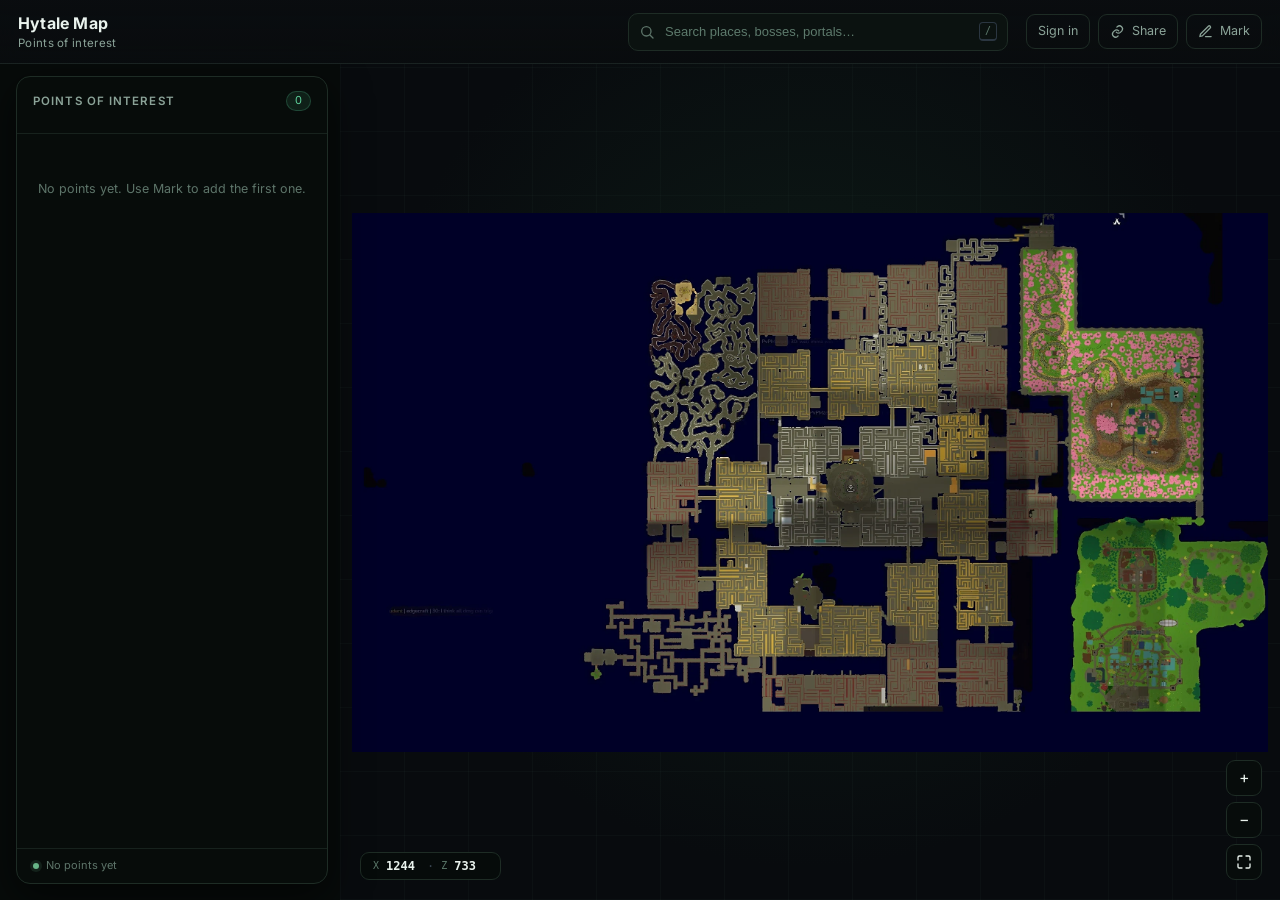
<file: map/index.html>
<!DOCTYPE html>
<html lang="en">
<head>
<meta charset="utf-8">
<meta name="viewport" content="width=device-width, initial-scale=1, maximum-scale=1, user-scalable=no">
<meta name="robots" content="noindex, nofollow, noarchive">
<title>Hytale Map — Waysider</title>
<link rel="preconnect" href="https://fonts.googleapis.com">
<link rel="preconnect" href="https://fonts.gstatic.com" crossorigin>
<link href="https://fonts.googleapis.com/css2?family=Inter:wght@300;400;500;600;700;800&display=swap" rel="stylesheet">
<link rel="stylesheet" href="assets/vendor/leaflet.css">
<link rel="stylesheet" href="assets/css/style.css">
</head>
<body>

<div id="app">
  <header class="topbar">
    <button class="hamburger" id="menu-toggle" aria-label="Open panel">
      <span></span><span></span><span></span>
    </button>

    <div class="brand">
      <span class="titles">
        <h1 id="server-name">Hytale Map</h1>
        <small id="server-sub">Points of interest</small>
      </span>
    </div>

    <div class="search">
      <svg viewBox="0 0 24 24" width="16" height="16" aria-hidden="true">
        <circle cx="11" cy="11" r="7" fill="none" stroke="currentColor" stroke-width="2"/>
        <path d="M16.5 16.5 21 21" stroke="currentColor" stroke-width="2" stroke-linecap="round"/>
      </svg>
      <input id="search" type="search" placeholder="Search places, bosses, portals…" autocomplete="off">
      <kbd>/</kbd>
    </div>

    <div class="top-actions">
      <button class="ghost" id="btn-login" hidden>Sign in</button>
      <span class="user-chip" id="user-chip" hidden>
        <span class="dot-online"></span>
        <span id="user-name"></span>
        <button class="icon" id="btn-signout" title="Sign out" aria-label="Sign out">⏻</button>
      </span>
      <button class="ghost" id="btn-share" title="Copy a link to this view">
        <svg viewBox="0 0 24 24" width="15" height="15"><path d="M10 13a5 5 0 0 0 7 0l2-2a5 5 0 0 0-7-7l-1 1" fill="none" stroke="currentColor" stroke-width="2" stroke-linecap="round"/><path d="M14 11a5 5 0 0 0-7 0l-2 2a5 5 0 0 0 7 7l1-1" fill="none" stroke="currentColor" stroke-width="2" stroke-linecap="round"/></svg>
        <span>Share</span>
      </button>
      <button class="ghost" id="btn-edit" title="Mark points of interest">
        <svg viewBox="0 0 24 24" width="15" height="15"><path d="M12 20h9" stroke="currentColor" stroke-width="2" stroke-linecap="round"/><path d="M16.5 3.5a2.1 2.1 0 0 1 3 3L7 19l-4 1 1-4z" fill="none" stroke="currentColor" stroke-width="2" stroke-linejoin="round"/></svg>
        <span>Mark</span>
      </button>
    </div>
  </header>

  <aside class="sidebar" id="sidebar">
    <div class="sidebar-head">
      <h2>Points of interest</h2>
      <span class="count" id="poi-count">0</span>
    </div>

    <div class="filters" id="filters"></div>

    <div class="list-wrap">
      <ul class="poi-list" id="poi-list"></ul>
      <p class="empty" id="empty-msg" hidden>Nothing matches your search.</p>
    </div>

    <footer class="sidebar-foot">
      <span class="dot"></span>
      <span id="foot-text">Interactive map</span>
    </footer>
  </aside>

  <main class="map-wrap">
    <div id="map"></div>

    <div class="coords" id="coords">
      <span class="coords-label">X</span><b id="cx">0</b>
      <span class="sep">·</span>
      <span class="coords-label">Z</span><b id="cz">0</b>
    </div>

    <div class="zoom-ctl">
      <button id="zin" title="Zoom in">+</button>
      <button id="zout" title="Zoom out">−</button>
      <button id="zhome" title="Show the whole map">
        <svg viewBox="0 0 24 24" width="16" height="16"><path d="M3 9V5a2 2 0 0 1 2-2h4M21 9V5a2 2 0 0 0-2-2h-4M3 15v4a2 2 0 0 0 2 2h4M21 15v4a2 2 0 0 1-2 2h-4" fill="none" stroke="currentColor" stroke-width="2" stroke-linecap="round"/></svg>
      </button>
    </div>

    <div class="editbar" id="editbar" hidden>
      <span>Mark mode: click the map to add a point.</span>
      <button id="edit-clear">Clear all</button>
      <button id="edit-reset">Discard draft</button>
      <button id="edit-export">Download pois.json</button>
      <button id="edit-exit">Exit</button>
    </div>
  </main>
</div>

<!-- POI modal -->
<div class="modal" id="modal" hidden>
  <div class="modal-card">
    <header>
      <h3 id="modal-title">New point of interest</h3>
      <button class="icon" id="modal-close" aria-label="Close">✕</button>
    </header>
    <div class="modal-body">
      <label>Name
        <input id="f-name" type="text" maxlength="60" placeholder="e.g. Emberfall Keep">
      </label>
      <label>Category
        <div class="cat-picker" id="f-cats"></div>
      </label>
      <label><span>Description <small>(optional)</small></span>
        <textarea id="f-desc" rows="3" maxlength="240" placeholder="What's here, why visit…"></textarea>
      </label>
      <div class="coord-row">
        <span>Coordinates</span>
        <code id="f-coords">X 0 · Z 0</code>
      </div>
    </div>
    <footer>
      <button class="danger" id="f-delete" hidden>Delete</button>
      <div class="spacer"></div>
      <button class="ghost" id="f-cancel">Cancel</button>
      <button class="primary" id="f-save">Save point</button>
    </footer>
  </div>
</div>

<div class="toast" id="toast"></div>

<!-- login modal -->
<div class="modal" id="login-modal" hidden>
  <div class="modal-card login-card">
    <header>
      <h3>Team sign in</h3>
      <button class="icon" id="login-close" aria-label="Close">✕</button>
    </header>
    <div class="modal-body">
      <label>Username
        <input id="login-user" type="text" autocomplete="username" placeholder="yourname">
      </label>
      <label>Password
        <input id="login-pass" type="password" autocomplete="current-password" placeholder="••••••••">
      </label>
      <p class="login-error" id="login-error" hidden></p>
    </div>
    <footer>
      <div class="spacer"></div>
      <button class="ghost" id="login-cancel">Cancel</button>
      <button class="primary" id="login-submit">Sign in</button>
    </footer>
  </div>
</div>

<script src="assets/vendor/leaflet.js"></script>
<script src="assets/js/config.js"></script>
<script src="assets/vendor/supabase.js"></script>
<script src="assets/js/cloud.js"></script>
<script src="assets/js/app.js"></script>
</body>
</html>
</file>
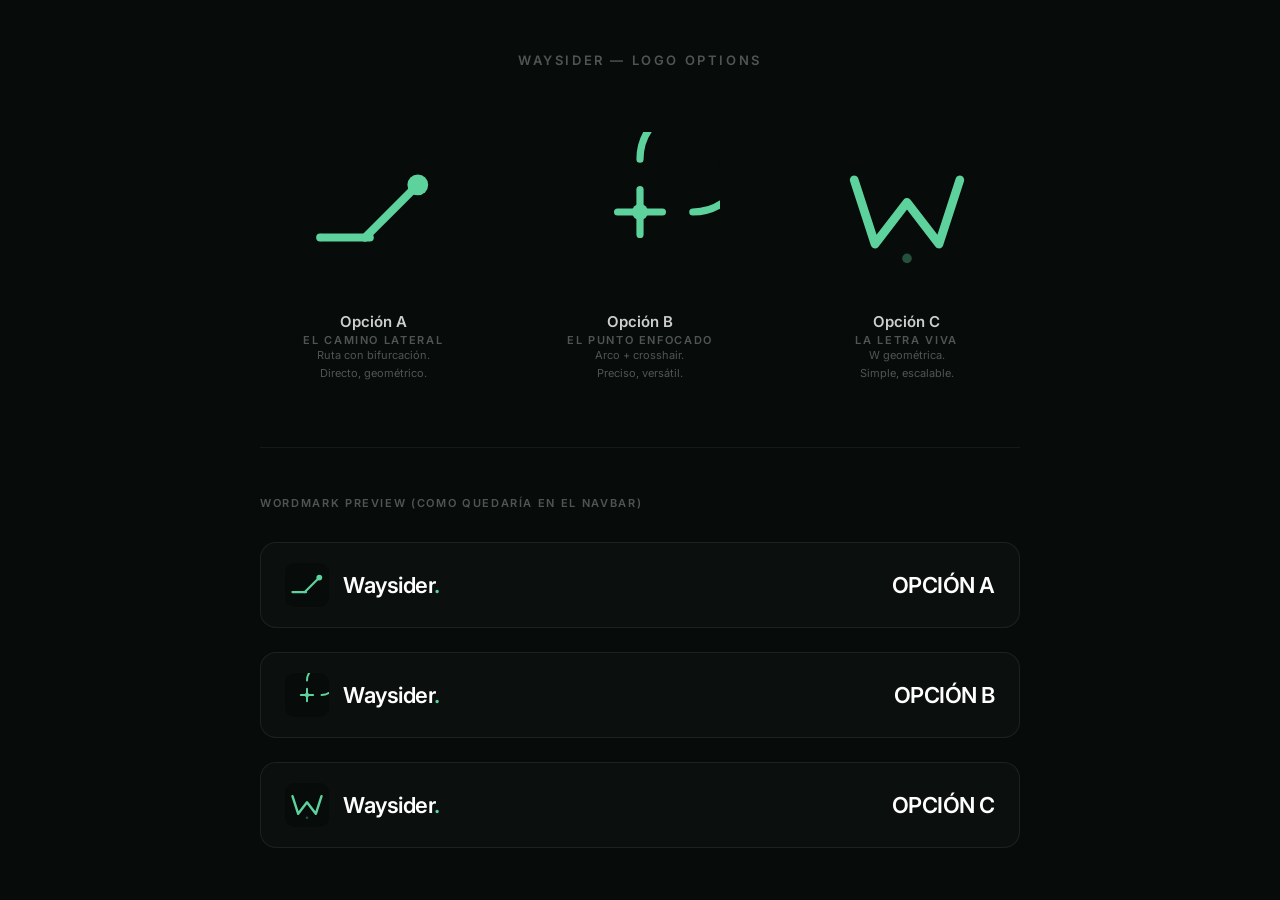
<file: brand/logo-preview.html>
<!DOCTYPE html>
<html lang="es">
<head>
  <meta charset="UTF-8" />
  <meta name="viewport" content="width=device-width, initial-scale=1.0" />
  <title>Waysider — Logo Options</title>
  <link href="https://fonts.googleapis.com/css2?family=Inter:wght@400;600;700&display=swap" rel="stylesheet" />
  <style>
    * { box-sizing: border-box; margin: 0; padding: 0; }
    body {
      background: #070b0a;
      font-family: "Inter", sans-serif;
      color: #fff;
      min-height: 100vh;
      display: flex;
      flex-direction: column;
      align-items: center;
      justify-content: center;
      padding: 48px 24px;
      gap: 64px;
    }

    h1 {
      font-size: 13px;
      font-weight: 600;
      letter-spacing: 0.2em;
      text-transform: uppercase;
      color: rgba(255,255,255,0.3);
    }

    .grid {
      display: grid;
      grid-template-columns: repeat(3, 1fr);
      gap: 40px;
      max-width: 760px;
      width: 100%;
    }

    .option {
      display: flex;
      flex-direction: column;
      align-items: center;
      gap: 20px;
    }

    .option img {
      width: 160px;
      height: 160px;
    }

    .label {
      font-size: 11px;
      font-weight: 600;
      letter-spacing: 0.15em;
      text-transform: uppercase;
      color: rgba(255,255,255,0.3);
    }

    .name {
      font-size: 15px;
      font-weight: 600;
      color: rgba(255,255,255,0.8);
      margin-bottom: 2px;
      text-align: center;
    }

    .desc {
      font-size: 11px;
      color: rgba(255,255,255,0.3);
      text-align: center;
      line-height: 1.6;
    }

    /* Wordmark preview row */
    .wordmarks {
      display: flex;
      flex-direction: column;
      gap: 24px;
      width: 100%;
      max-width: 760px;
      border-top: 1px solid rgba(255,255,255,0.06);
      padding-top: 48px;
    }

    .wordmark-row {
      display: flex;
      align-items: center;
      gap: 14px;
      padding: 20px 24px;
      border: 1px solid rgba(255,255,255,0.07);
      border-radius: 16px;
      background: rgba(255,255,255,0.02);
    }

    .wordmark-row img {
      width: 44px;
      height: 44px;
    }

    .wordmark-row span {
      font-size: 22px;
      font-weight: 600;
      color: #fff;
      letter-spacing: -0.02em;
    }

    .wordmark-row .dot { color: #5ed29c; }

    .wordmark-label {
      margin-left: auto;
      font-size: 10px;
      font-weight: 600;
      letter-spacing: 0.15em;
      text-transform: uppercase;
      color: rgba(255,255,255,0.2);
    }

    /* On white bg */
    .on-white {
      background: #f8f8f8;
    }
    .on-white img { filter: none; }

    @media (max-width: 600px) {
      .grid { grid-template-columns: 1fr; }
    }
  </style>
</head>
<body>

  <h1>Waysider — Logo Options</h1>

  <!-- Mark options -->
  <div class="grid">

    <div class="option">
      <img src="logo-a.svg" alt="Logo A" />
      <div>
        <p class="name">Opción A</p>
        <p class="label">El camino lateral</p>
        <p class="desc">Ruta con bifurcación.<br/>Directo, geométrico.</p>
      </div>
    </div>

    <div class="option">
      <img src="logo-b.svg" alt="Logo B" />
      <div>
        <p class="name">Opción B</p>
        <p class="label">El punto enfocado</p>
        <p class="desc">Arco + crosshair.<br/>Preciso, versátil.</p>
      </div>
    </div>

    <div class="option">
      <img src="logo-c.svg" alt="Logo C" />
      <div>
        <p class="name">Opción C</p>
        <p class="label">La letra viva</p>
        <p class="desc">W geométrica.<br/>Simple, escalable.</p>
      </div>
    </div>

  </div>

  <!-- Wordmark previews -->
  <div class="wordmarks">
    <p class="label" style="margin-bottom:8px;">Wordmark preview (como quedaría en el navbar)</p>

    <div class="wordmark-row">
      <img src="logo-a.svg" alt="A" />
      <span>Waysider<span class="dot">.</span></span>
      <span class="wordmark-label">Opción A</span>
    </div>

    <div class="wordmark-row">
      <img src="logo-b.svg" alt="B" />
      <span>Waysider<span class="dot">.</span></span>
      <span class="wordmark-label">Opción B</span>
    </div>

    <div class="wordmark-row">
      <img src="logo-c.svg" alt="C" />
      <span>Waysider<span class="dot">.</span></span>
      <span class="wordmark-label">Opción C</span>
    </div>

  </div>

</body>
</html>
</file>
<file: map/assets/vendor/leaflet.css>
/* required styles */

.leaflet-pane,
.leaflet-tile,
.leaflet-marker-icon,
.leaflet-marker-shadow,
.leaflet-tile-container,
.leaflet-pane > svg,
.leaflet-pane > canvas,
.leaflet-zoom-box,
.leaflet-image-layer,
.leaflet-layer {
	position: absolute;
	left: 0;
	top: 0;
	}
.leaflet-container {
	overflow: hidden;
	}
.leaflet-tile,
.leaflet-marker-icon,
.leaflet-marker-shadow {
	-webkit-user-select: none;
	   -moz-user-select: none;
	        user-select: none;
	  -webkit-user-drag: none;
	}
/* Prevents IE11 from highlighting tiles in blue */
.leaflet-tile::selection {
	background: transparent;
}
/* Safari renders non-retina tile on retina better with this, but Chrome is worse */
.leaflet-safari .leaflet-tile {
	image-rendering: -webkit-optimize-contrast;
	}
/* hack that prevents hw layers "stretching" when loading new tiles */
.leaflet-safari .leaflet-tile-container {
	width: 1600px;
	height: 1600px;
	-webkit-transform-origin: 0 0;
	}
.leaflet-marker-icon,
.leaflet-marker-shadow {
	display: block;
	}
/* .leaflet-container svg: reset svg max-width decleration shipped in Joomla! (joomla.org) 3.x */
/* .leaflet-container img: map is broken in FF if you have max-width: 100% on tiles */
.leaflet-container .leaflet-overlay-pane svg {
	max-width: none !important;
	max-height: none !important;
	}
.leaflet-container .leaflet-marker-pane img,
.leaflet-container .leaflet-shadow-pane img,
.leaflet-container .leaflet-tile-pane img,
.leaflet-container img.leaflet-image-layer,
.leaflet-container .leaflet-tile {
	max-width: none !important;
	max-height: none !important;
	width: auto;
	padding: 0;
	}

.leaflet-container img.leaflet-tile {
	/* See: https://bugs.chromium.org/p/chromium/issues/detail?id=600120 */
	mix-blend-mode: plus-lighter;
}

.leaflet-container.leaflet-touch-zoom {
	-ms-touch-action: pan-x pan-y;
	touch-action: pan-x pan-y;
	}
.leaflet-container.leaflet-touch-drag {
	-ms-touch-action: pinch-zoom;
	/* Fallback for FF which doesn't support pinch-zoom */
	touch-action: none;
	touch-action: pinch-zoom;
}
.leaflet-container.leaflet-touch-drag.leaflet-touch-zoom {
	-ms-touch-action: none;
	touch-action: none;
}
.leaflet-container {
	-webkit-tap-highlight-color: transparent;
}
.leaflet-container a {
	-webkit-tap-highlight-color: rgba(51, 181, 229, 0.4);
}
.leaflet-tile {
	filter: inherit;
	visibility: hidden;
	}
.leaflet-tile-loaded {
	visibility: inherit;
	}
.leaflet-zoom-box {
	width: 0;
	height: 0;
	-moz-box-sizing: border-box;
	     box-sizing: border-box;
	z-index: 800;
	}
/* workaround for https://bugzilla.mozilla.org/show_bug.cgi?id=888319 */
.leaflet-overlay-pane svg {
	-moz-user-select: none;
	}

.leaflet-pane         { z-index: 400; }

.leaflet-tile-pane    { z-index: 200; }
.leaflet-overlay-pane { z-index: 400; }
.leaflet-shadow-pane  { z-index: 500; }
.leaflet-marker-pane  { z-index: 600; }
.leaflet-tooltip-pane   { z-index: 650; }
.leaflet-popup-pane   { z-index: 700; }

.leaflet-map-pane canvas { z-index: 100; }
.leaflet-map-pane svg    { z-index: 200; }

.leaflet-vml-shape {
	width: 1px;
	height: 1px;
	}
.lvml {
	behavior: url(#default#VML);
	display: inline-block;
	position: absolute;
	}


/* control positioning */

.leaflet-control {
	position: relative;
	z-index: 800;
	pointer-events: visiblePainted; /* IE 9-10 doesn't have auto */
	pointer-events: auto;
	}
.leaflet-top,
.leaflet-bottom {
	position: absolute;
	z-index: 1000;
	pointer-events: none;
	}
.leaflet-top {
	top: 0;
	}
.leaflet-right {
	right: 0;
	}
.leaflet-bottom {
	bottom: 0;
	}
.leaflet-left {
	left: 0;
	}
.leaflet-control {
	float: left;
	clear: both;
	}
.leaflet-right .leaflet-control {
	float: right;
	}
.leaflet-top .leaflet-control {
	margin-top: 10px;
	}
.leaflet-bottom .leaflet-control {
	margin-bottom: 10px;
	}
.leaflet-left .leaflet-control {
	margin-left: 10px;
	}
.leaflet-right .leaflet-control {
	margin-right: 10px;
	}


/* zoom and fade animations */

.leaflet-fade-anim .leaflet-popup {
	opacity: 0;
	-webkit-transition: opacity 0.2s linear;
	   -moz-transition: opacity 0.2s linear;
	        transition: opacity 0.2s linear;
	}
.leaflet-fade-anim .leaflet-map-pane .leaflet-popup {
	opacity: 1;
	}
.leaflet-zoom-animated {
	-webkit-transform-origin: 0 0;
	    -ms-transform-origin: 0 0;
	        transform-origin: 0 0;
	}
svg.leaflet-zoom-animated {
	will-change: transform;
}

.leaflet-zoom-anim .leaflet-zoom-animated {
	-webkit-transition: -webkit-transform 0.25s cubic-bezier(0,0,0.25,1);
	   -moz-transition:    -moz-transform 0.25s cubic-bezier(0,0,0.25,1);
	        transition:         transform 0.25s cubic-bezier(0,0,0.25,1);
	}
.leaflet-zoom-anim .leaflet-tile,
.leaflet-pan-anim .leaflet-tile {
	-webkit-transition: none;
	   -moz-transition: none;
	        transition: none;
	}

.leaflet-zoom-anim .leaflet-zoom-hide {
	visibility: hidden;
	}


/* cursors */

.leaflet-interactive {
	cursor: pointer;
	}
.leaflet-grab {
	cursor: -webkit-grab;
	cursor:    -moz-grab;
	cursor:         grab;
	}
.leaflet-crosshair,
.leaflet-crosshair .leaflet-interactive {
	cursor: crosshair;
	}
.leaflet-popup-pane,
.leaflet-control {
	cursor: auto;
	}
.leaflet-dragging .leaflet-grab,
.leaflet-dragging .leaflet-grab .leaflet-interactive,
.leaflet-dragging .leaflet-marker-draggable {
	cursor: move;
	cursor: -webkit-grabbing;
	cursor:    -moz-grabbing;
	cursor:         grabbing;
	}

/* marker & overlays interactivity */
.leaflet-marker-icon,
.leaflet-marker-shadow,
.leaflet-image-layer,
.leaflet-pane > svg path,
.leaflet-tile-container {
	pointer-events: none;
	}

.leaflet-marker-icon.leaflet-interactive,
.leaflet-image-layer.leaflet-interactive,
.leaflet-pane > svg path.leaflet-interactive,
svg.leaflet-image-layer.leaflet-interactive path {
	pointer-events: visiblePainted; /* IE 9-10 doesn't have auto */
	pointer-events: auto;
	}

/* visual tweaks */

.leaflet-container {
	background: #ddd;
	outline-offset: 1px;
	}
.leaflet-container a {
	color: #0078A8;
	}
.leaflet-zoom-box {
	border: 2px dotted #38f;
	background: rgba(255,255,255,0.5);
	}


/* general typography */
.leaflet-container {
	font-family: "Helvetica Neue", Arial, Helvetica, sans-serif;
	font-size: 12px;
	font-size: 0.75rem;
	line-height: 1.5;
	}


/* general toolbar styles */

.leaflet-bar {
	box-shadow: 0 1px 5px rgba(0,0,0,0.65);
	border-radius: 4px;
	}
.leaflet-bar a {
	background-color: #fff;
	border-bottom: 1px solid #ccc;
	width: 26px;
	height: 26px;
	line-height: 26px;
	display: block;
	text-align: center;
	text-decoration: none;
	color: black;
	}
.leaflet-bar a,
.leaflet-control-layers-toggle {
	background-position: 50% 50%;
	background-repeat: no-repeat;
	display: block;
	}
.leaflet-bar a:hover,
.leaflet-bar a:focus {
	background-color: #f4f4f4;
	}
.leaflet-bar a:first-child {
	border-top-left-radius: 4px;
	border-top-right-radius: 4px;
	}
.leaflet-bar a:last-child {
	border-bottom-left-radius: 4px;
	border-bottom-right-radius: 4px;
	border-bottom: none;
	}
.leaflet-bar a.leaflet-disabled {
	cursor: default;
	background-color: #f4f4f4;
	color: #bbb;
	}

.leaflet-touch .leaflet-bar a {
	width: 30px;
	height: 30px;
	line-height: 30px;
	}
.leaflet-touch .leaflet-bar a:first-child {
	border-top-left-radius: 2px;
	border-top-right-radius: 2px;
	}
.leaflet-touch .leaflet-bar a:last-child {
	border-bottom-left-radius: 2px;
	border-bottom-right-radius: 2px;
	}

/* zoom control */

.leaflet-control-zoom-in,
.leaflet-control-zoom-out {
	font: bold 18px 'Lucida Console', Monaco, monospace;
	text-indent: 1px;
	}

.leaflet-touch .leaflet-control-zoom-in, .leaflet-touch .leaflet-control-zoom-out  {
	font-size: 22px;
	}


/* layers control */

.leaflet-control-layers {
	box-shadow: 0 1px 5px rgba(0,0,0,0.4);
	background: #fff;
	border-radius: 5px;
	}
.leaflet-control-layers-toggle {
	background-image: url(images/layers.png);
	width: 36px;
	height: 36px;
	}
.leaflet-retina .leaflet-control-layers-toggle {
	background-image: url(images/layers-2x.png);
	background-size: 26px 26px;
	}
.leaflet-touch .leaflet-control-layers-toggle {
	width: 44px;
	height: 44px;
	}
.leaflet-control-layers .leaflet-control-layers-list,
.leaflet-control-layers-expanded .leaflet-control-layers-toggle {
	display: none;
	}
.leaflet-control-layers-expanded .leaflet-control-layers-list {
	display: block;
	position: relative;
	}
.leaflet-control-layers-expanded {
	padding: 6px 10px 6px 6px;
	color: #333;
	background: #fff;
	}
.leaflet-control-layers-scrollbar {
	overflow-y: scroll;
	overflow-x: hidden;
	padding-right: 5px;
	}
.leaflet-control-layers-selector {
	margin-top: 2px;
	position: relative;
	top: 1px;
	}
.leaflet-control-layers label {
	display: block;
	font-size: 13px;
	font-size: 1.08333em;
	}
.leaflet-control-layers-separator {
	height: 0;
	border-top: 1px solid #ddd;
	margin: 5px -10px 5px -6px;
	}

/* Default icon URLs */
.leaflet-default-icon-path { /* used only in path-guessing heuristic, see L.Icon.Default */
	background-image: url(images/marker-icon.png);
	}


/* attribution and scale controls */

.leaflet-container .leaflet-control-attribution {
	background: #fff;
	background: rgba(255, 255, 255, 0.8);
	margin: 0;
	}
.leaflet-control-attribution,
.leaflet-control-scale-line {
	padding: 0 5px;
	color: #333;
	line-height: 1.4;
	}
.leaflet-control-attribution a {
	text-decoration: none;
	}
.leaflet-control-attribution a:hover,
.leaflet-control-attribution a:focus {
	text-decoration: underline;
	}
.leaflet-attribution-flag {
	display: inline !important;
	vertical-align: baseline !important;
	width: 1em;
	height: 0.6669em;
	}
.leaflet-left .leaflet-control-scale {
	margin-left: 5px;
	}
.leaflet-bottom .leaflet-control-scale {
	margin-bottom: 5px;
	}
.leaflet-control-scale-line {
	border: 2px solid #777;
	border-top: none;
	line-height: 1.1;
	padding: 2px 5px 1px;
	white-space: nowrap;
	-moz-box-sizing: border-box;
	     box-sizing: border-box;
	background: rgba(255, 255, 255, 0.8);
	text-shadow: 1px 1px #fff;
	}
.leaflet-control-scale-line:not(:first-child) {
	border-top: 2px solid #777;
	border-bottom: none;
	margin-top: -2px;
	}
.leaflet-control-scale-line:not(:first-child):not(:last-child) {
	border-bottom: 2px solid #777;
	}

.leaflet-touch .leaflet-control-attribution,
.leaflet-touch .leaflet-control-layers,
.leaflet-touch .leaflet-bar {
	box-shadow: none;
	}
.leaflet-touch .leaflet-control-layers,
.leaflet-touch .leaflet-bar {
	border: 2px solid rgba(0,0,0,0.2);
	background-clip: padding-box;
	}


/* popup */

.leaflet-popup {
	position: absolute;
	text-align: center;
	margin-bottom: 20px;
	}
.leaflet-popup-content-wrapper {
	padding: 1px;
	text-align: left;
	border-radius: 12px;
	}
.leaflet-popup-content {
	margin: 13px 24px 13px 20px;
	line-height: 1.3;
	font-size: 13px;
	font-size: 1.08333em;
	min-height: 1px;
	}
.leaflet-popup-content p {
	margin: 17px 0;
	margin: 1.3em 0;
	}
.leaflet-popup-tip-container {
	width: 40px;
	height: 20px;
	position: absolute;
	left: 50%;
	margin-top: -1px;
	margin-left: -20px;
	overflow: hidden;
	pointer-events: none;
	}
.leaflet-popup-tip {
	width: 17px;
	height: 17px;
	padding: 1px;

	margin: -10px auto 0;
	pointer-events: auto;

	-webkit-transform: rotate(45deg);
	   -moz-transform: rotate(45deg);
	    -ms-transform: rotate(45deg);
	        transform: rotate(45deg);
	}
.leaflet-popup-content-wrapper,
.leaflet-popup-tip {
	background: white;
	color: #333;
	box-shadow: 0 3px 14px rgba(0,0,0,0.4);
	}
.leaflet-container a.leaflet-popup-close-button {
	position: absolute;
	top: 0;
	right: 0;
	border: none;
	text-align: center;
	width: 24px;
	height: 24px;
	font: 16px/24px Tahoma, Verdana, sans-serif;
	color: #757575;
	text-decoration: none;
	background: transparent;
	}
.leaflet-container a.leaflet-popup-close-button:hover,
.leaflet-container a.leaflet-popup-close-button:focus {
	color: #585858;
	}
.leaflet-popup-scrolled {
	overflow: auto;
	}

.leaflet-oldie .leaflet-popup-content-wrapper {
	-ms-zoom: 1;
	}
.leaflet-oldie .leaflet-popup-tip {
	width: 24px;
	margin: 0 auto;

	-ms-filter: "progid:DXImageTransform.Microsoft.Matrix(M11=0.70710678, M12=0.70710678, M21=-0.70710678, M22=0.70710678)";
	filter: progid:DXImageTransform.Microsoft.Matrix(M11=0.70710678, M12=0.70710678, M21=-0.70710678, M22=0.70710678);
	}

.leaflet-oldie .leaflet-control-zoom,
.leaflet-oldie .leaflet-control-layers,
.leaflet-oldie .leaflet-popup-content-wrapper,
.leaflet-oldie .leaflet-popup-tip {
	border: 1px solid #999;
	}


/* div icon */

.leaflet-div-icon {
	background: #fff;
	border: 1px solid #666;
	}


/* Tooltip */
/* Base styles for the element that has a tooltip */
.leaflet-tooltip {
	position: absolute;
	padding: 6px;
	background-color: #fff;
	border: 1px solid #fff;
	border-radius: 3px;
	color: #222;
	white-space: nowrap;
	-webkit-user-select: none;
	-moz-user-select: none;
	-ms-user-select: none;
	user-select: none;
	pointer-events: none;
	box-shadow: 0 1px 3px rgba(0,0,0,0.4);
	}
.leaflet-tooltip.leaflet-interactive {
	cursor: pointer;
	pointer-events: auto;
	}
.leaflet-tooltip-top:before,
.leaflet-tooltip-bottom:before,
.leaflet-tooltip-left:before,
.leaflet-tooltip-right:before {
	position: absolute;
	pointer-events: none;
	border: 6px solid transparent;
	background: transparent;
	content: "";
	}

/* Directions */

.leaflet-tooltip-bottom {
	margin-top: 6px;
}
.leaflet-tooltip-top {
	margin-top: -6px;
}
.leaflet-tooltip-bottom:before,
.leaflet-tooltip-top:before {
	left: 50%;
	margin-left: -6px;
	}
.leaflet-tooltip-top:before {
	bottom: 0;
	margin-bottom: -12px;
	border-top-color: #fff;
	}
.leaflet-tooltip-bottom:before {
	top: 0;
	margin-top: -12px;
	margin-left: -6px;
	border-bottom-color: #fff;
	}
.leaflet-tooltip-left {
	margin-left: -6px;
}
.leaflet-tooltip-right {
	margin-left: 6px;
}
.leaflet-tooltip-left:before,
.leaflet-tooltip-right:before {
	top: 50%;
	margin-top: -6px;
	}
.leaflet-tooltip-left:before {
	right: 0;
	margin-right: -12px;
	border-left-color: #fff;
	}
.leaflet-tooltip-right:before {
	left: 0;
	margin-left: -12px;
	border-right-color: #fff;
	}

/* Printing */

@media print {
	/* Prevent printers from removing background-images of controls. */
	.leaflet-control {
		-webkit-print-color-adjust: exact;
		print-color-adjust: exact;
		}
	}
</file>
<file: map/assets/css/style.css>
/* ============================================================
   Mapa interactivo del servidor — estilos
   ============================================================ */
:root {
  --bg: #070b0a;
  --panel: rgba(8, 14, 11, .92);
  --panel-solid: #0a110d;
  --line: #1e2c25;
  --line-soft: rgba(120, 170, 145, .14);
  --text: #e9f2ed;
  --muted: #8ba398;
  --dim: #5d7469;
  --amber: #5ed29c;
  --amber-2: #3fae7c;

  --cat-boss: #e06f5e;
  --cat-miniboss: #b07bd8;
  --cat-portal: #6f8fe0;
  --cat-chests: #e0b160;
  --cat-poi: #5ed29c;

  --shadow: 0 12px 40px rgba(0, 0, 0, .6);
}

* { box-sizing: border-box; }

html, body {
  margin: 0; padding: 0;
  height: 100%;
  background: var(--bg);
  color: var(--text);
  font: 14px/1.45 "Inter", "Segoe UI", system-ui, -apple-system, sans-serif;
  overflow: hidden;
  -webkit-font-smoothing: antialiased;
}

button { font: inherit; color: inherit; cursor: pointer; }
button:focus-visible, input:focus-visible { outline: 2px solid var(--amber); outline-offset: 2px; }

/* ------------------------------------------------------------- estructura */
#app { position: relative; height: 100%; }

.topbar {
  position: absolute; inset: 0 0 auto 0; height: 64px; z-index: 900;
  display: flex; align-items: center; gap: 18px;
  padding: 0 18px;
  background: linear-gradient(180deg, rgba(10, 13, 16, .96), rgba(10, 13, 16, .74));
  border-bottom: 1px solid var(--line-soft);
  backdrop-filter: blur(10px);
}

.hamburger {
  display: none;
  width: 38px; height: 38px; border-radius: 9px;
  background: #0e1612; border: 1px solid var(--line);
  flex-direction: column; justify-content: center; align-items: center; gap: 4px;
}
.hamburger span { display: block; width: 16px; height: 1.6px; background: var(--text); }

.brand {
  display: flex; align-items: center; gap: 11px; min-width: 0;
  text-decoration: none; color: inherit;
}
.logo-mark { width: 30px; height: 30px; flex: none; color: var(--amber); }
.titles { min-width: 0; display: flex; flex-direction: column; }
.titles h1 {
  margin: 0; font-size: 16px; font-weight: 700; letter-spacing: .2px;
  white-space: nowrap; overflow: hidden; text-overflow: ellipsis;
}
.titles small { color: var(--muted); font-size: 11.5px; letter-spacing: .3px; }

.search {
  margin-left: auto; position: relative; width: min(380px, 34vw);
  display: flex; align-items: center; gap: 8px;
  background: #0b1210; border: 1px solid var(--line);
  border-radius: 10px; padding: 0 10px; height: 38px;
  color: var(--dim);
  transition: .15s;
}
.search:focus-within { border-color: #3b5c49; color: var(--muted); }
.search input {
  flex: 1; background: transparent; border: 0; color: var(--text);
  font-size: 13px; height: 100%;
}
.search input:focus { outline: none; }
.search input::placeholder { color: #5d7a6c; }
.search kbd {
  font: 10px/1 ui-monospace, monospace; color: #5d7a6c;
  border: 1px solid #2b3641; border-bottom-width: 2px; border-radius: 4px;
  padding: 3px 5px;
}

.top-actions { display: flex; gap: 8px; }
.top-actions .ghost {
  display: inline-flex; align-items: center; gap: 7px;
  background: transparent; border: 1px solid var(--line);
  color: var(--muted); padding: 7px 11px; border-radius: 9px; font-size: 12.5px;
  transition: .15s;
}
.top-actions .ghost:hover { color: var(--text); border-color: #365142; background: #0e1612; }

/* ---------------------------------------------------------------- sidebar */
.sidebar {
  position: absolute; z-index: 850;
  top: 76px; left: 16px; bottom: 16px; width: 312px;
  display: flex; flex-direction: column;
  background: var(--panel);
  border: 1px solid var(--line);
  border-radius: 14px;
  box-shadow: var(--shadow);
  backdrop-filter: blur(14px);
  overflow: hidden;
  transition: transform .22s ease;
}

.sidebar-head {
  display: flex; align-items: center; justify-content: space-between;
  padding: 14px 16px 8px;
}
.sidebar-head h2 {
  margin: 0; font-size: 11.5px; letter-spacing: 1.1px;
  text-transform: uppercase; color: var(--muted); font-weight: 600;
}
.count {
  font-size: 11px; color: var(--amber);
  background: rgba(94, 210, 156, .1);
  border: 1px solid rgba(94, 210, 156, .22);
  padding: 1px 8px; border-radius: 999px;
}

.filters {
  display: flex; flex-wrap: wrap; gap: 5px;
  padding: 4px 14px 10px;
  border-bottom: 1px solid var(--line-soft);
}
.chip {
  display: inline-flex; align-items: center; gap: 6px;
  border: 1px solid var(--line);
  background: #0b1210;
  color: var(--muted);
  font-size: 11.5px;
  padding: 4px 9px 4px 7px;
  border-radius: 999px;
  transition: .12s;
  user-select: none;
}
.chip .swatch {
  width: 8px; height: 8px; border-radius: 2px; background: currentColor;
  opacity: .9;
}
.chip:hover { border-color: #3d4c5a; color: var(--text); }
.chip.off { opacity: .38; }
.chip.off .swatch { background: #4b5864; }
.chip.on { color: var(--text); background: #101b15; border-color: #3c4c5b; }

.list-wrap { flex: 1; overflow-y: auto; padding: 8px 8px 12px; scrollbar-width: thin; }
.list-wrap::-webkit-scrollbar { width: 8px; }
.list-wrap::-webkit-scrollbar-thumb { background: #1c2a23; border-radius: 8px; }

.poi-list { list-style: none; margin: 0; padding: 0; }

.poi-item {
  display: grid;
  grid-template-columns: 26px 1fr auto;
  align-items: center;
  gap: 9px;
  padding: 8px 9px;
  border-radius: 9px;
  cursor: pointer;
  border: 1px solid transparent;
  transition: .12s;
}
.poi-item:hover, .poi-item.active {
  background: #101b15;
  border-color: #2c3a47;
}
.poi-item .glyph {
  width: 24px; height: 24px; border-radius: 7px;
  display: grid; place-items: center;
  background: color-mix(in srgb, currentColor 12%, transparent);
  border: 1px solid color-mix(in srgb, currentColor 34%, transparent);
  color: var(--cat);
}
.poi-item .glyph svg { width: 13px; height: 13px; }
.poi-item .nm {
  font-size: 13px; font-weight: 550;
  white-space: nowrap; overflow: hidden; text-overflow: ellipsis;
}
.poi-item .sub { font-size: 10.5px; color: var(--dim); }
.poi-item .arrow { color: #3d4a56; font-size: 12px; opacity: 0; transition: .12s; }
.poi-item:hover .arrow { opacity: 1; }

.empty { color: var(--dim); font-size: 12.5px; text-align: center; padding: 26px 12px; }

.sidebar-foot {
  display: flex; align-items: center; gap: 7px;
  padding: 9px 16px; border-top: 1px solid var(--line-soft);
  color: var(--dim); font-size: 11px;
}
.sidebar-foot .dot {
  width: 6px; height: 6px; border-radius: 50%; background: #67b487;
  box-shadow: 0 0 0 3px rgba(103, 180, 135, .13);
}

/* ------------------------------------------------------------------ mapa */
.map-wrap { position: absolute; top: 64px; left: 0; right: 0; bottom: 0; }
@media (min-width: 761px) { .map-wrap { left: 340px; } }
#map {
  position: absolute; inset: 0;
  background:
    radial-gradient(ellipse at 50% 42%, rgba(18, 42, 31, .55), transparent 66%),
    repeating-linear-gradient(0deg, rgba(110, 170, 140, .04) 0 1px, transparent 1px 64px),
    repeating-linear-gradient(90deg, rgba(110, 170, 140, .04) 0 1px, transparent 1px 64px),
    #080b0e;
}

.vignette {
  position: absolute; inset: 0; pointer-events: none; z-index: 400;
  background: radial-gradient(ellipse at center, transparent 55%, rgba(5, 8, 10, .45) 100%);
}

.leaflet-container { background: #0b0f13; font-family: inherit; }
.leaflet-image-layer { image-rendering: auto; }

/* controles propios */
.coords {
  position: absolute; z-index: 700; left: 20px; bottom: 20px;
  display: flex; align-items: center; gap: 7px;
  background: rgba(7, 12, 10, .84);
  border: 1px solid var(--line);
  padding: 7px 12px; border-radius: 9px;
  font: 12px/1 ui-monospace, "Cascadia Mono", monospace;
  color: var(--muted); backdrop-filter: blur(6px);
}
.coords b { color: var(--text); font-weight: 600; min-width: 34px; }
.coords-label { color: #5d7a6c; font-size: 10px; }
.coords .sep { color: #384450; }

.zoom-ctl {
  position: absolute; z-index: 700; right: 18px; bottom: 20px;
  display: flex; flex-direction: column; gap: 6px;
}
.zoom-ctl button {
  width: 36px; height: 36px; border-radius: 9px;
  background: rgba(8, 14, 11, .92);
  border: 1px solid var(--line);
  color: var(--text); font-size: 16px;
  display: grid; place-items: center;
  backdrop-filter: blur(6px);
}
.zoom-ctl button:hover { border-color: #365142; }

.editbar {
  position: absolute; z-index: 750; top: 78px; left: 50%; transform: translateX(-50%);
  display: flex; align-items: center; gap: 12px;
  background: rgba(8, 24, 17, .95);
  border: 1px solid rgba(94, 210, 156, .35);
  color: #f0d9a8; font-size: 12.5px;
  padding: 8px 10px 8px 16px; border-radius: 10px;
  box-shadow: var(--shadow);
}
.editbar button {
  background: transparent; border: 1px solid rgba(94, 210, 156, .35);
  color: #f0d9a8; border-radius: 7px; padding: 5px 10px; font-size: 11.5px;
}
.editbar button:hover { background: rgba(94, 210, 156, .12); }

/* --------------------------------------------------------------- marcador */
.leaflet-div-icon { background: transparent; border: 0; }
.poi-mark { position: relative; width: 30px; height: 30px; }
.poi-mark .pin {
  position: relative;
  width: 28px; height: 28px;
  margin: 1px;
  border-radius: 50%;
  background: radial-gradient(circle at 35% 28%, #26362e, #0a1210 72%);
  border: 2px solid currentColor;
  box-shadow: 0 3px 10px rgba(0, 0, 0, .55), inset 0 0 0 2px rgba(10, 13, 16, .9);
  display: grid; place-items: center;
  transition: transform .15s, box-shadow .15s;
  color: var(--cat);
}
.poi-mark .pin svg {
  width: 14px; height: 14px;
  color: var(--cat);
}
.poi-mark .label {
  position: absolute; left: 50%; top: 30px;
  transform: translate(-50%, 2px);
  white-space: nowrap;
  font-size: 10.5px; letter-spacing: .2px;
  color: #e8eef2;
  background: rgba(9, 12, 15, .84);
  border: 1px solid rgba(120, 140, 160, .16);
  padding: 1px 6px; border-radius: 5px;
  opacity: 0; transition: .15s; pointer-events: none;
  z-index: 3;
}
.poi-mark:hover .pin,
.poi-mark-wrap.active .pin {
  transform: scale(1.14);
  box-shadow: 0 6px 16px rgba(0, 0, 0, .6), 0 0 0 4px rgba(94, 210, 156, .13);
}
.poi-mark:hover .label,
.poi-mark-wrap.active .label { opacity: 1; }

.poi-mark-wrap { z-index: 600; }

/* popup */
.leaflet-popup-content-wrapper {
  background: #0b1210; color: var(--text);
  border: 1px solid #24332b; border-radius: 12px;
  box-shadow: var(--shadow);
  padding: 0;
}
.leaflet-popup-content { margin: 0; width: 262px !important; }
.leaflet-popup-tip { background: #0b1210; border: 1px solid #24332b; }
.leaflet-popup-close-button {
  color: #84a294 !important; font-size: 18px !important; padding: 8px 8px 0 0 !important;
}

.pop { padding: 14px 15px 13px; }
.pop .cat {
  display: inline-flex; align-items: center; gap: 6px;
  font-size: 10px; letter-spacing: .9px; text-transform: uppercase;
  color: var(--cat); margin-bottom: 3px;
}
.pop h3 { margin: 0 0 5px; font-size: 16px; font-weight: 650; line-height: 1.2; }
.pop p { margin: 0 0 10px; font-size: 12.5px; color: #a9b6c1; line-height: 1.45; }
.pop .row {
  display: flex; align-items: center; justify-content: space-between;
  gap: 8px; border-top: 1px solid var(--line-soft); padding-top: 9px;
}
.pop code {
  font: 11px/1 ui-monospace, monospace; color: var(--muted);
  background: #08100d; border: 1px solid #17251e;
  padding: 4px 7px; border-radius: 5px;
}
.pop .copy {
  background: transparent; border: 1px solid #24332b; color: var(--muted);
  font-size: 10.5px; padding: 4px 8px; border-radius: 6px;
}
.pop .copy:hover { color: var(--text); border-color: #3b5c49; }
.pop .edit-mini {
  background: transparent; border: 0; color: #5f6e7a; font-size: 11px;
  padding: 2px 0;
}
.pop .edit-mini:hover { color: var(--amber); }

/* ----------------------------------------------------------------- modal */
.modal {
  position: fixed; inset: 0; z-index: 2000;
  display: grid; place-items: center;
  background: rgba(4, 7, 9, .62);
  backdrop-filter: blur(3px);
  padding: 18px;
}
.modal[hidden] { display: none; }
.modal-card {
  width: min(430px, 100%);
  background: var(--panel-solid);
  border: 1px solid #2e3b47;
  border-radius: 15px;
  box-shadow: 0 30px 80px rgba(0, 0, 0, .65);
  overflow: hidden;
  animation: pop-in .16s ease-out;
}
@keyframes pop-in { from { transform: translateY(8px) scale(.98); opacity: 0; } }
.modal-card header {
  display: flex; align-items: center; justify-content: space-between;
  padding: 15px 18px; border-bottom: 1px solid var(--line-soft);
}
.modal-card h3 { margin: 0; font-size: 15px; }
.modal-card .icon {
  background: transparent; border: 0; color: #78968a; font-size: 15px;
  padding: 2px 5px; border-radius: 6px;
}
.modal-card .icon:hover { color: var(--text); background: #101b15; }
.modal-body { padding: 16px 18px 6px; display: flex; flex-direction: column; gap: 13px; }
.modal-body label {
  display: flex; flex-direction: column; gap: 6px;
  font-size: 11px; letter-spacing: .6px; text-transform: uppercase; color: var(--muted);
}
.modal-body label small { text-transform: none; letter-spacing: 0; color: #5e6c78; }
.modal-body input[type="text"], .modal-body input[type="password"], .modal-body textarea {
  background: #0a110d; border: 1px solid #26323d; color: var(--text);
  border-radius: 8px; padding: 9px 11px; font: inherit; font-size: 13px;
  text-transform: none; letter-spacing: 0;
}
.modal-body textarea { resize: vertical; min-height: 70px; }
.modal-body input:focus, .modal-body textarea:focus { outline: none; border-color: #4d6172; }

.cat-picker { display: flex; flex-wrap: wrap; gap: 6px; }
.cat-opt {
  display: inline-flex; align-items: center; gap: 6px;
  border: 1px solid #26323d; background: #0a110d; color: var(--muted);
  padding: 5px 9px; border-radius: 999px; font-size: 11.5px;
  text-transform: none; letter-spacing: 0;
}
.cat-opt .swatch { width: 9px; height: 9px; border-radius: 50%; background: currentColor; }
.cat-opt.sel { color: var(--text); border-color: currentColor; background: #151d25; }

.coord-row {
  display: flex; justify-content: space-between; align-items: center;
  border-top: 1px solid var(--line-soft); padding-top: 11px;
  font-size: 11px; color: var(--dim); text-transform: uppercase; letter-spacing: .6px;
}
.coord-row code { color: var(--amber); font: 12px ui-monospace, monospace; }

.modal-card footer {
  display: flex; align-items: center; gap: 8px;
  padding: 13px 18px; border-top: 1px solid var(--line-soft);
  background: #08100c;
}
.modal-card footer .spacer { flex: 1; }
.modal-card footer button {
  border-radius: 8px; padding: 8px 14px; font-size: 12.5px;
  border: 1px solid #24332b; background: #141c24; color: var(--text);
}
.modal-card footer .primary {
  background: linear-gradient(150deg, var(--amber), var(--amber-2));
  border-color: transparent; color: #06110c; font-weight: 650;
}
.modal-card footer .primary:hover { filter: brightness(1.06); }
.modal-card footer .ghost { background: transparent; }
.modal-card footer .danger { color: #e38a7c; border-color: #4a2e2a; background: transparent; }
.modal-card footer .danger:hover { background: rgba(227, 138, 124, .08); }

/* ----------------------------------------------------------------- toast */
.toast {
  position: fixed; left: 50%; bottom: 26px; transform: translate(-50%, 14px);
  background: #0b1210; border: 1px solid #2a3a31; color: var(--text);
  padding: 10px 16px; border-radius: 10px; font-size: 12.5px;
  box-shadow: var(--shadow);
  opacity: 0; pointer-events: none; transition: .22s; z-index: 3000;
}
.toast.show { opacity: 1; transform: translate(-50%, 0); }

/* --------------------------------------------------------------- responsive */
@media (max-width: 980px) {
  .search { width: min(300px, 40vw); }
  .top-actions .ghost span { display: none; }
  .coords { left: 20px; }
}

@media (max-width: 760px) {
  .topbar { height: 58px; gap: 10px; padding: 0 12px; }
  .map-wrap { top: 58px; }
  .hamburger { display: flex; }
  .titles h1 { font-size: 14.5px; }
  .titles small { display: none; }
  .search { position: absolute; left: 12px; right: 12px; top: 66px; width: auto; z-index: 860; }
  .sigil { display: none; }

  .sidebar {
    top: 112px; left: 0; bottom: 0; width: min(330px, 88vw);
    border-radius: 0 14px 14px 0;
    transform: translateX(-102%);
  }
  .sidebar.open { transform: translateX(0); }
  .coords { left: 14px; bottom: 14px; }
  .zoom-ctl { right: 12px; bottom: 14px; }
  .editbar { top: 110px; width: calc(100% - 24px); font-size: 11.5px; flex-wrap: wrap; }
}

.top-actions .ghost.active {
  color: var(--amber);
  border-color: rgba(94, 210, 156, .45);
  background: rgba(94, 210, 156, .08);
}
.poi-item .nm { color: var(--text); }
.poi-item .sub { color: #6e7c88; }

.editbar[hidden] { display: none; }


/* borrado de puntos */
.poi-item .poi-del {
  width: 24px; height: 24px; border-radius: 6px;
  background: transparent; border: 0; color: #6e7c88;
  font-size: 12px; line-height: 1;
}
.poi-item .poi-del:hover { color: #e38a7c; background: rgba(227, 138, 124, .1); }
.pop-actions { display: flex; align-items: center; gap: 14px; margin-top: 8px; }
.pop .edit-mini.danger { color: #d98a7d; }
.pop .edit-mini.danger:hover { color: #f0a294; }

/* ---------------------------------------------------------- cuenta de equipo */
.top-actions .ghost[hidden], .user-chip[hidden] { display: none !important; }

.user-chip {
  display: inline-flex; align-items: center; gap: 8px;
  background: #0e1612; border: 1px solid var(--line);
  border-radius: 999px; padding: 5px 6px 5px 12px;
  font-size: 12.5px; color: var(--text); white-space: nowrap;
}
.user-chip .dot-online {
  width: 7px; height: 7px; border-radius: 50%; background: #67b487;
  box-shadow: 0 0 0 3px rgba(103, 180, 135, .13);
}
.user-chip .icon { color: #78968a; padding: 2px 6px; border-radius: 50%; font-size: 13px; }
.user-chip .icon:hover { color: #e38a7c; background: #17251e; }

.login-card { width: min(380px, 100%); }
.login-error { margin: 0; color: #e38a7c; font-size: 12px; line-height: 1.4; }
</file>
